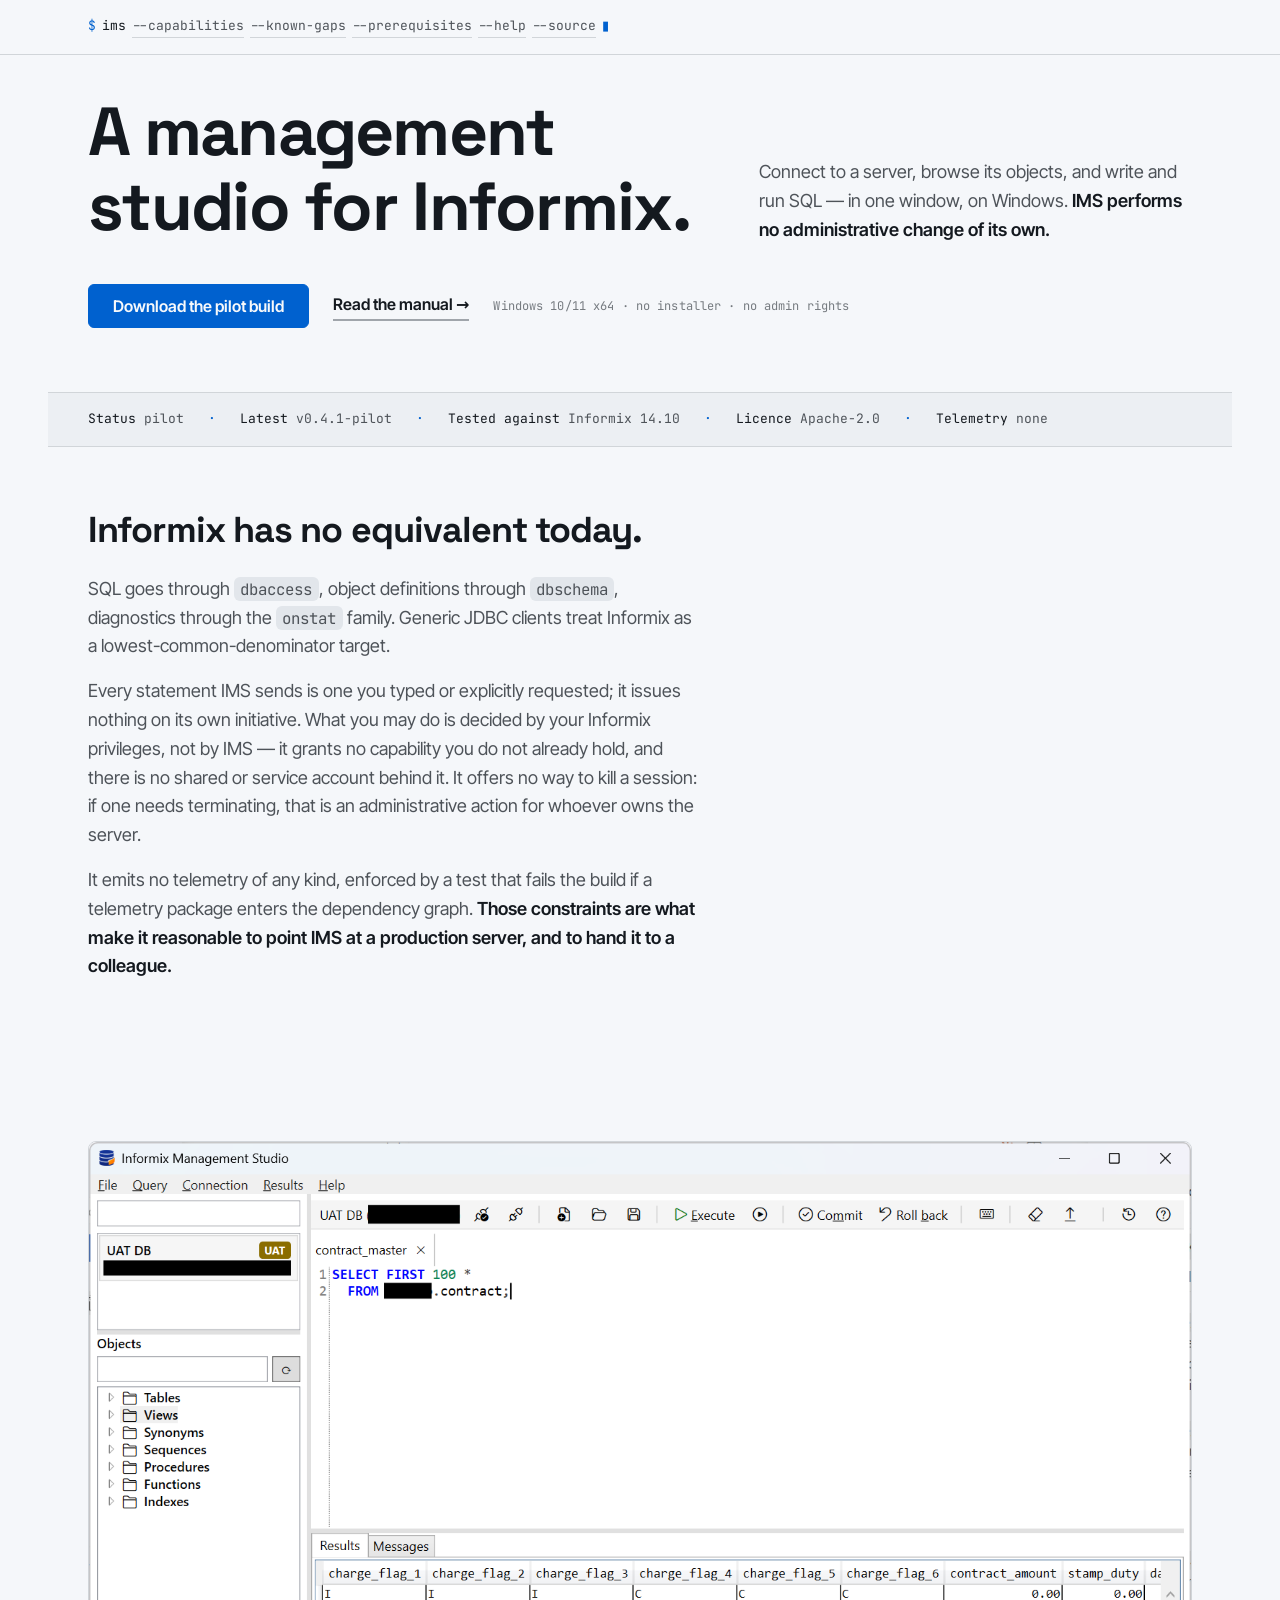
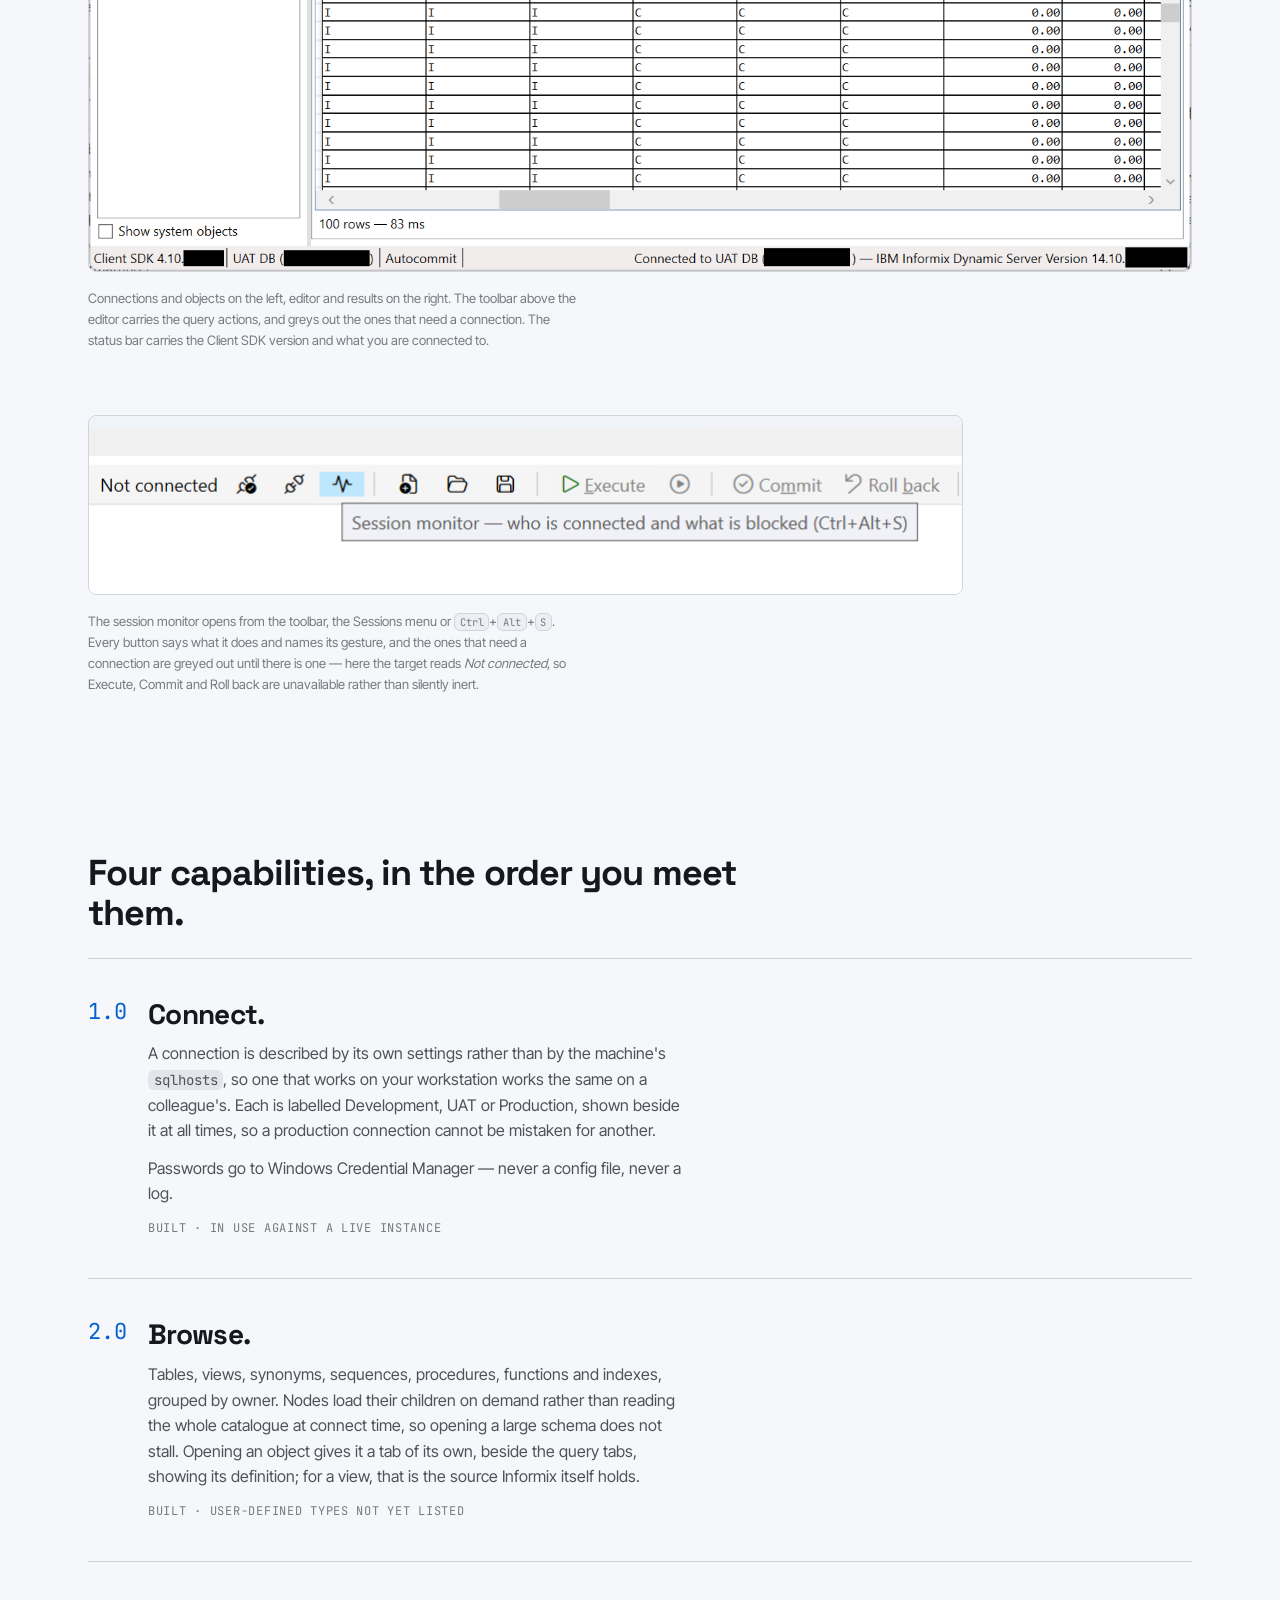
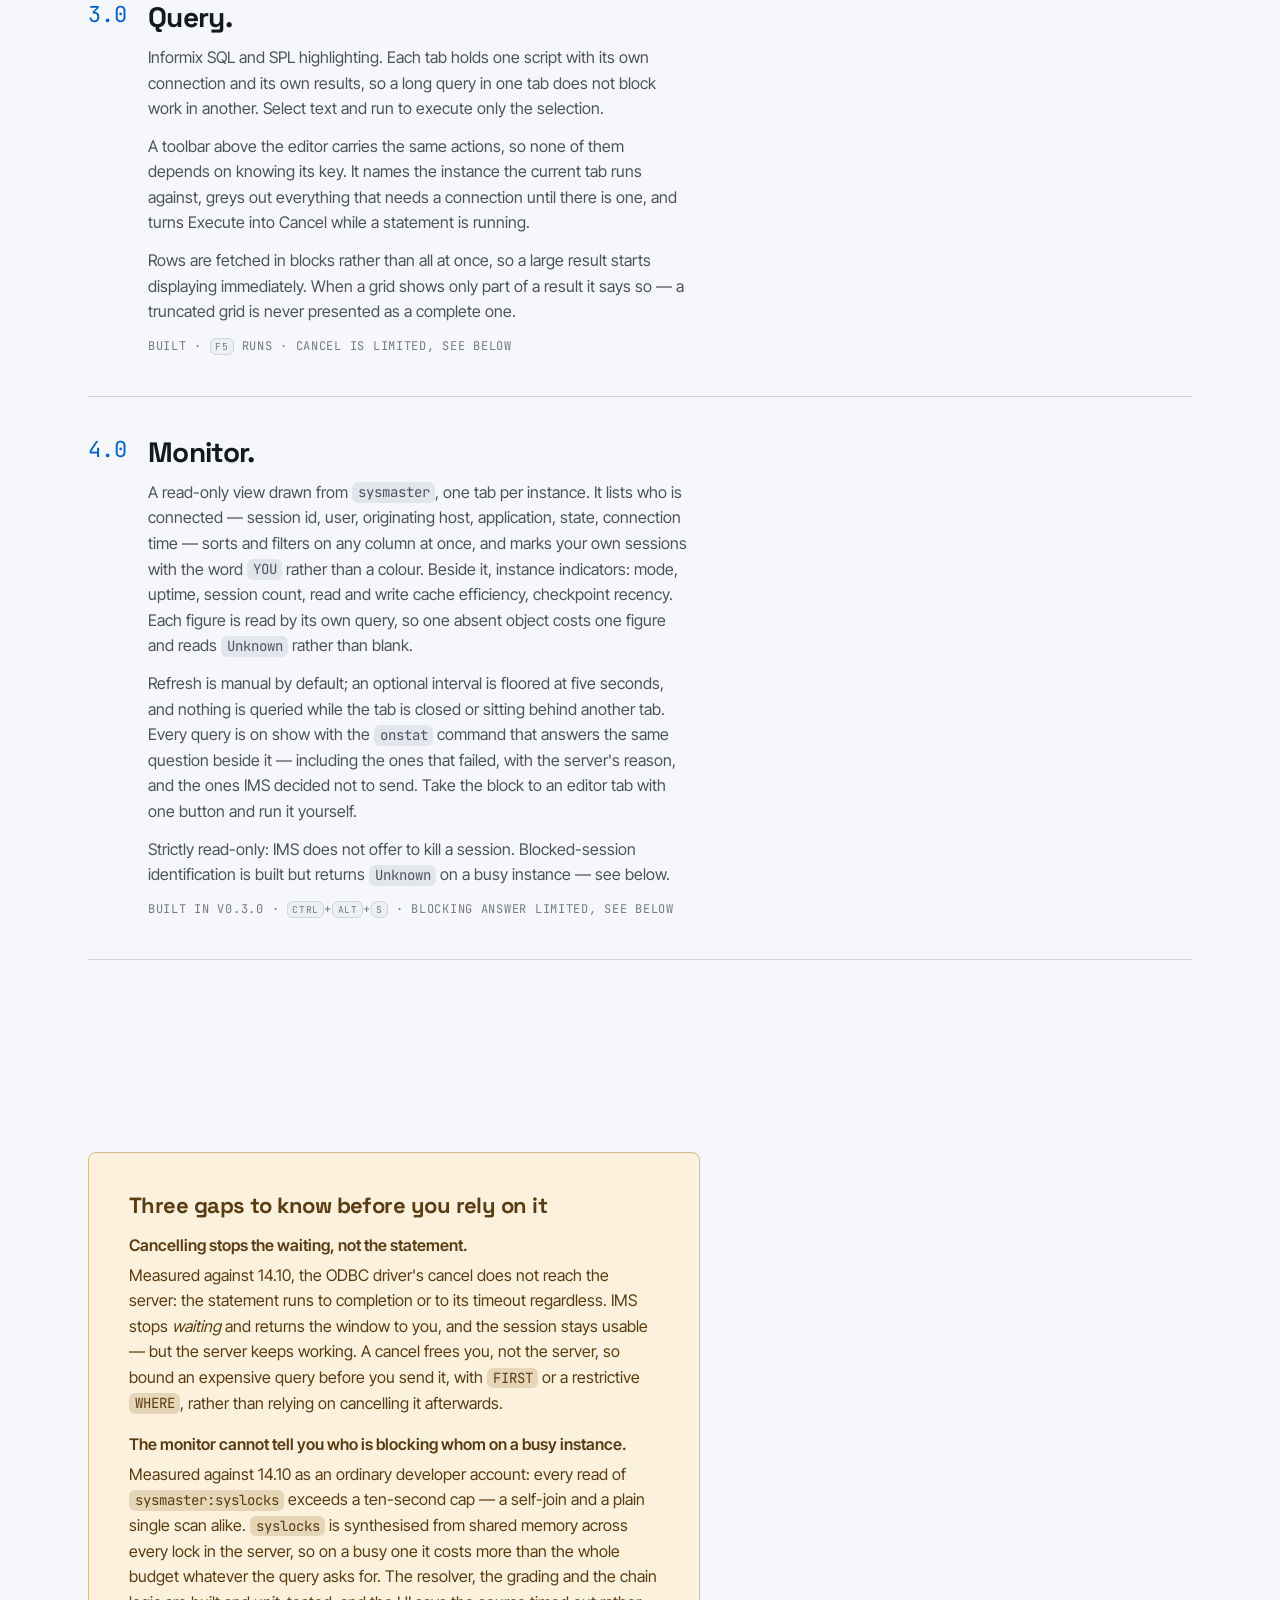
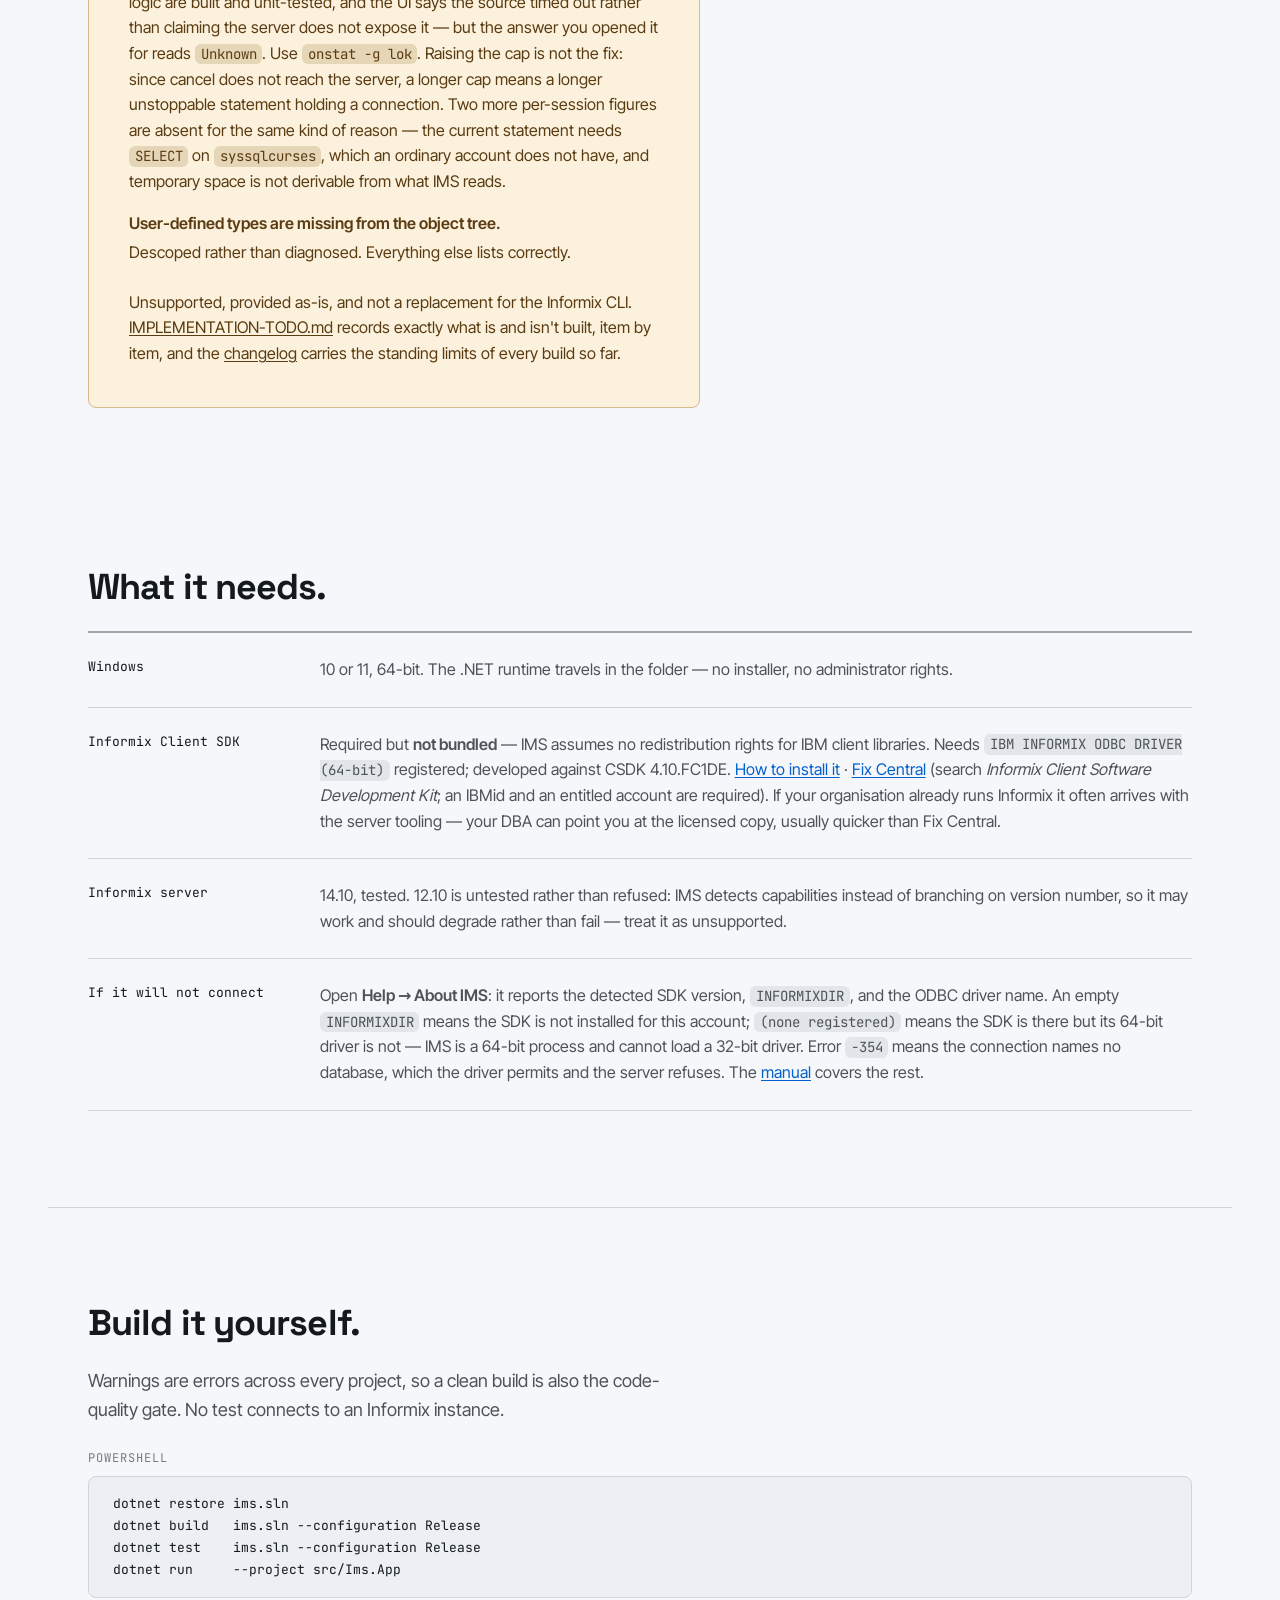
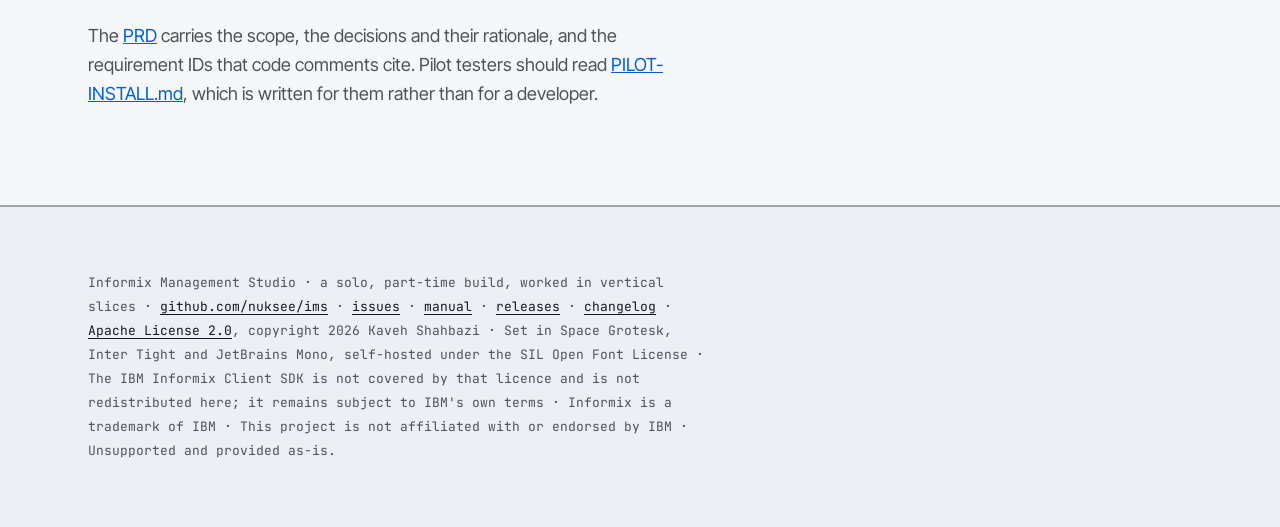
<file: site/index.html>
<!DOCTYPE html>
<html lang="en">
<head>
<meta charset="utf-8">
<meta name="viewport" content="width=device-width, initial-scale=1">
<title>Informix Management Studio — a desktop client for IBM Informix</title>
<meta name="description" content="A Windows desktop application for working with IBM Informix: connect to a server, browse its objects, and write and run SQL in one window.">

<meta property="og:type" content="website">
<meta property="og:title" content="Informix Management Studio (IMS)">
<meta property="og:description" content="What SQL Server Management Studio is for SQL Server. One window to connect, browse objects, and run SQL against IBM Informix.">
<meta property="og:url" content="https://nuksee.github.io/ims/">
<meta name="twitter:card" content="summary">

<link rel="icon" href="img/ims-icon.png">
<link rel="stylesheet" href="tokens.css">

<style>
/* Hallmark · genre: modern-minimal · macrostructure: Narrative Workflow
 * theme: Cobalt · enrichment: none (typography only) · nav: N8 · footer: Ft4
 * F4 Step-sequence knobs: numbering=1.0/2.0/3.0, layout=vertical stack, connector=line
 * N8 knobs: prompt=$, cursor=after final flag, width=content
 * Ft4 knobs: family=monospace, layout=single block, includes=licence+trademark
 * tone: technical · audience: Informix DBAs and developers · use: download the pilot build
 * pre-emit critique: P5 H5 E5 S5 R4 V5
 * Every colour and font below references a token in tokens.css by name.
 */

/* ---- Fonts · self-hosted latin subsets, no external requests ----------- */
@font-face {
  font-family: "Space Grotesk"; font-style: normal; font-weight: 500;
  font-display: swap; src: url("fonts/SpaceGrotesk-500-latin.woff2") format("woff2");
}
@font-face {
  font-family: "Space Grotesk"; font-style: normal; font-weight: 700;
  font-display: swap; src: url("fonts/SpaceGrotesk-700-latin.woff2") format("woff2");
}
@font-face {
  font-family: "Inter Tight"; font-style: normal; font-weight: 400;
  font-display: swap; src: url("fonts/InterTight-400-latin.woff2") format("woff2");
}
@font-face {
  font-family: "Inter Tight"; font-style: normal; font-weight: 600;
  font-display: swap; src: url("fonts/InterTight-600-latin.woff2") format("woff2");
}
@font-face {
  font-family: "JetBrains Mono"; font-style: normal; font-weight: 400;
  font-display: swap; src: url("fonts/JetBrainsMono-400-latin.woff2") format("woff2");
}

*, *::before, *::after { box-sizing: border-box; }

html { overflow-x: clip; }
body {
  overflow-x: clip;
  margin: 0;
  background: var(--color-paper);
  color: var(--color-ink);
  font-family: var(--font-body);
  font-weight: 400;
  font-size: var(--text-base);
  line-height: 1.6;
  -webkit-font-smoothing: antialiased;
  text-rendering: optimizeLegibility;
}

/* Grotesk display, roman only — no italic headers. */
h1, h2, h3 {
  font-family: var(--font-display);
  font-style: normal;
  font-weight: 700;
  letter-spacing: -0.025em;
  line-height: 1.1;
  overflow-wrap: anywhere;
  min-width: 0;
  margin: 0;
}

p { margin: 0; }

code, .mono, kbd {
  font-family: var(--font-outlier);
  font-size: 0.875em;
  font-variant-ligatures: none;
}
code {
  background: var(--color-paper-3);
  padding: 0.1em 0.4em;
  border-radius: var(--radius-control);
}
kbd {
  background: var(--color-paper-2);
  border: var(--rule-hair) solid var(--color-rule);
  border-radius: var(--radius-control);
  padding: 0.1em 0.45em;
  font-size: 0.8em;
}

a { color: var(--color-accent); }

:focus-visible {
  outline: var(--rule-firm) solid var(--color-focus);
  outline-offset: 2px;
  /* Never transitioned — the ring must appear instantly. */
}

.shell { max-width: 74rem; margin-inline: auto; padding-inline: var(--page-gutter); }

/* =======================================================================
   N8 · Terminal command nav. The links are command flags; the caret marks
   where you would type next. This is the one place a caret is allowed.
   ======================================================================= */
.nav-term {
  border-bottom: var(--rule-hair) solid var(--color-rule);
  background: var(--color-paper);
}
.nav-term__line {
  font-family: var(--font-outlier);
  font-size: var(--text-sm);
  margin: 0;
  padding-block: var(--space-md);
  display: flex;
  flex-wrap: wrap;
  align-items: baseline;
  gap: 0 0.75ch;
}
.nav-term__prompt { color: var(--color-accent); }
.nav-term__cmd { font-weight: 400; color: var(--color-ink); }
.nav-term__line a {
  color: var(--color-muted);
  text-decoration: none;
  border-bottom: var(--rule-hair) solid var(--color-rule);
  white-space: nowrap;                 /* clickable text never wraps */
  transition: color var(--dur-micro) var(--ease-out),
              border-color var(--dur-micro) var(--ease-out);
}
.nav-term__line a:hover { color: var(--color-accent); border-bottom-color: var(--color-accent); }
.nav-term__caret {
  width: 1ch;
  color: var(--color-accent);
  animation: caret 1.05s steps(2) infinite;
}
@keyframes caret { 50% { opacity: 0; } }

/* =======================================================================
   Hero. Height of its content, left-biased, more than a sentence.
   ======================================================================= */
/* Gate 44a: bottom padding ≥ 1.3× the top, so the hero sits into the page's
   rhythm rather than floating above it. 2.5rem top → 4rem bottom (1.6×). */
.hero { padding-block: var(--space-xl) var(--space-2xl); }
.hero__grid {
  display: grid;
  grid-template-columns: minmax(0, 7fr) minmax(0, 5fr);
  gap: var(--space-xl) var(--space-2xl);
  align-items: end;
}
.hero__display {
  font-size: var(--text-display);
  max-width: 22ch;
}
.hero__lede {
  font-size: var(--text-md);
  color: var(--color-muted);
  max-width: 46ch;
}
.hero__lede strong { color: var(--color-ink); font-weight: 600; }

.hero__actions {
  margin-top: var(--space-xl);
  display: flex;
  flex-wrap: wrap;
  align-items: center;
  gap: var(--space-md) var(--space-lg);
}

/* Filled primary. Tight radius, ruler-drawn — Cobalt does not do pills. */
.btn {
  font-family: var(--font-body);
  font-weight: 600;
  font-size: var(--text-base);
  text-decoration: none;
  white-space: nowrap;
  min-height: 44px;
  display: inline-flex;
  align-items: center;
  padding-inline: var(--space-lg);
  border-radius: var(--radius-control);
  border: var(--rule-hair) solid var(--color-accent);
  background: var(--color-accent);
  color: var(--color-accent-ink);
  transition: transform var(--dur-micro) var(--ease-out);
}
.btn:hover { transform: translateY(-1px); }
.btn:active { transform: translateY(0); }
/* Eight-state discipline: the download link is never disabled in practice, but
   the state is defined so a future build cannot ship it half-styled. */
.btn:disabled, .btn[aria-disabled="true"] {
  opacity: 0.55;
  cursor: not-allowed;
  transform: none;
  pointer-events: none;
}

/* C3 · Typographic link — a word, an arrow, a 1px underline. */
.link-t {
  font-weight: 600;
  color: var(--color-ink);
  text-decoration: none;
  white-space: nowrap;
  border-bottom: var(--rule-firm) solid var(--color-rule-firm);
  padding-bottom: 1px;
  transition: border-color var(--dur-micro) var(--ease-out);
}
.link-t:hover { border-bottom-color: var(--color-accent); }
.link-t:active { border-bottom-color: var(--color-rule-firm); }
.link-t[aria-disabled="true"] { opacity: 0.55; cursor: not-allowed; pointer-events: none; }

.nav-term__line a:active { color: var(--color-ink); }

.hero__meta {
  font-family: var(--font-outlier);
  font-size: var(--text-xs);
  color: var(--color-neutral);
  letter-spacing: 0.01em;
}

/* Status strip — pilot state, stated where nobody can miss it. */
.status {
  border-block: var(--rule-hair) solid var(--color-rule);
  background: var(--color-paper-2);
  padding-block: var(--space-md);
  font-family: var(--font-outlier);
  font-size: var(--text-sm);
  color: var(--color-muted);
  display: flex;
  flex-wrap: wrap;
  gap: var(--space-xs) var(--space-lg);
}
.status b { color: var(--color-ink); font-weight: 400; }
.status .dot { color: var(--color-accent); }

/* =======================================================================
   Sections. Deliberately uneven rhythm — no two padded the same.
   ======================================================================= */
.band { padding-block: var(--space-3xl); }
.band--tight { padding-block: var(--space-2xl) var(--space-3xl); }
.band--rule { border-top: var(--rule-hair) solid var(--color-rule); }

.prose { max-width: var(--measure); }
.prose > * + * { margin-top: var(--space-md); }
.prose p { color: var(--color-muted); font-size: var(--text-md); }
.prose strong { color: var(--color-ink); font-weight: 600; }

.h-sec {
  font-size: var(--text-2xl);
  max-width: 30ch;
  margin-bottom: var(--space-lg);
}

/* Real screenshot in a plain figure. No fake browser bar, no traffic-light
   dots, no tilt — gate 47 forbids re-drawing chrome the OS already supplies. */
.shot { margin: 0; }
.shot img {
  display: block;
  width: 100%;
  height: auto;
  border: var(--rule-hair) solid var(--color-rule);
  border-radius: var(--radius-card);
  background: var(--color-paper-2);
}
.shot figcaption {
  margin-top: var(--space-md);
  font-size: var(--text-sm);
  color: var(--color-neutral);
  max-width: 62ch;
}
/* A narrow crop rather than a full window. Capped at its own pixel width so it
   is never upscaled past 1:1 — a soft, stretched toolbar would read as a
   mock-up, which is the one thing a real screenshot is here to avoid. */
.shot--strip { margin-top: var(--space-2xl); }
.shot--strip img { max-width: 875px; }

/* =======================================================================
   F4 · Step sequence. The four v1 capabilities as the sequence they are.
   Numbering 1.0/2.0/3.0, vertical, connected by a line.
   ======================================================================= */
.stages { list-style: none; margin: 0; padding: 0; }
/* The numeral column is sized in ch of the mono face rather than a fixed rem,
   and the gap scales, so the two-column form survives down to ~26rem instead
   of imposing a 9rem floor that overflows a 320 px viewport. */
.stage {
  display: grid;
  grid-template-columns: 4ch minmax(0, 1fr);
  gap: 0 var(--space-lg);
  padding-block: var(--space-xl);
  border-top: var(--rule-hair) solid var(--color-rule);
}
.stage > * { min-width: 0; }
.stage:last-child { border-bottom: var(--rule-hair) solid var(--color-rule); }

.stage__no {
  font-family: var(--font-outlier);
  font-size: var(--text-lg);
  color: var(--color-accent);
  font-variant-numeric: tabular-nums;
  line-height: 1.2;
}
.stage--todo .stage__no { color: var(--color-neutral); }

.stage__title { font-size: var(--text-xl); margin-bottom: var(--space-sm); }
.stage__body { color: var(--color-muted); max-width: 60ch; }
.stage__body + .stage__body { margin-top: var(--space-sm); }

.stage__state {
  font-family: var(--font-outlier);
  font-size: var(--text-xs);
  letter-spacing: 0.06em;
  text-transform: uppercase;
  color: var(--color-neutral);
  margin-top: var(--space-sm);
  display: block;
}
.stage--todo .stage__title { color: var(--color-muted); }

/* =======================================================================
   Caveat block — the two pilot gaps. Amber instrument-warning register.
   ======================================================================= */
.caution {
  background: var(--color-warn-paper);
  border: var(--rule-hair) solid var(--color-warn-rule);
  border-radius: var(--radius-card);
  padding: var(--space-xl);
  color: var(--color-warn-ink);
  max-width: var(--measure);
}
.caution h2 { font-size: var(--text-lg); color: var(--color-warn-ink); margin-bottom: var(--space-md); }
.caution dl { margin: 0; }
.caution dt {
  font-weight: 600;
  font-family: var(--font-body);
  margin-top: var(--space-md);
}
.caution dt:first-child { margin-top: 0; }
.caution dd { margin: var(--space-2xs) 0 0; }
.caution a { color: inherit; text-decoration-thickness: var(--rule-hair); text-underline-offset: 2px; }
.caution code { background: var(--color-warn-code); }

/* =======================================================================
   F3-flavoured spec rows — prerequisites and diagnostics as a spec sheet,
   not a card grid. Hairline rule per row, key/value.
   ======================================================================= */
.spec { border-top: var(--rule-firm) solid var(--color-rule-firm); }
.spec__row {
  display: grid;
  grid-template-columns: minmax(0, 12rem) minmax(0, 1fr);
  gap: var(--space-xs) var(--space-xl);
  padding-block: var(--space-lg);
  border-bottom: var(--rule-hair) solid var(--color-rule);
}
.spec__row > * { min-width: 0; }
.spec__key {
  font-family: var(--font-outlier);
  font-size: var(--text-sm);
  color: var(--color-ink);
  line-height: 1.5;
}
.spec__val { color: var(--color-muted); }
.spec__val a { text-decoration-thickness: var(--rule-hair); text-underline-offset: 2px; }

pre {
  font-family: var(--font-outlier);
  font-size: var(--text-sm);
  background: var(--color-paper-2);
  border: var(--rule-hair) solid var(--color-rule);
  border-radius: var(--radius-card);
  padding: var(--space-md) var(--space-lg);
  overflow-x: auto;                     /* the block scrolls, never the page */
  margin: 0;
  line-height: 1.7;
}
pre code { background: none; padding: 0; font-size: 1em; }
.pre-label {
  font-family: var(--font-outlier);
  font-size: var(--text-xs);
  color: var(--color-neutral);
  text-transform: uppercase;
  letter-spacing: 0.08em;
  margin-bottom: var(--space-xs);
}

/* =======================================================================
   Ft4 · Dense colophon. Licence, trademark, and provenance as one
   monospace block — a colophon, not a sitemap of links this site lacks.
   ======================================================================= */
.colophon {
  border-top: var(--rule-firm) solid var(--color-rule-firm);
  background: var(--color-paper-2);
  padding-block: var(--space-2xl);
}
.colophon__text {
  font-family: var(--font-outlier);
  font-size: var(--text-sm);
  line-height: 1.85;
  color: var(--color-muted);
  max-width: 78ch;
}
.colophon__text a { color: var(--color-ink); text-decoration-thickness: var(--rule-hair); text-underline-offset: 3px; }
.colophon__text a:hover { color: var(--color-accent); }

/* =======================================================================
   Responsive. Verified at 320 / 375 / 414 / 768.
   ======================================================================= */
@media (max-width: 60rem) {
  .hero__grid { grid-template-columns: minmax(0, 1fr); align-items: start; }
  .hero__display { max-width: 26ch; }
}
@media (max-width: 48rem) {
  .spec__row { grid-template-columns: minmax(0, 1fr); }
}
@media (max-width: 40rem) {
  .stage { grid-template-columns: minmax(0, 1fr); gap: var(--space-xs) 0; }
  .stage__no { font-size: var(--text-md); }
  .caution { padding: var(--space-lg); }
  .btn { width: 100%; justify-content: center; }
  .hero__actions { gap: var(--space-md); }
  .band { padding-block: var(--space-2xl); }
  .band--tight { padding-block: var(--space-xl); }
}

@media (prefers-reduced-motion: reduce) {
  *, *::before, *::after {
    animation-duration: 150ms !important;
    animation-iteration-count: 1 !important;
    transition-duration: 150ms !important;
  }
  .nav-term__caret { animation: none; opacity: 1; }
}
</style>
</head>
<body>

<!-- N8 · Terminal command -->
<header class="nav-term">
  <nav class="shell" aria-label="Primary">
    <p class="nav-term__line">
      <span class="nav-term__prompt" aria-hidden="true">$</span><span class="nav-term__cmd">ims</span>
      <a href="#stages">--capabilities</a>
      <a href="#pilot">--known-gaps</a>
      <a href="#requires">--prerequisites</a>
      <a href="help/">--help</a>
      <a href="https://github.com/nuksee/ims">--source</a>
      <span class="nav-term__caret" aria-hidden="true">▮</span>
    </p>
  </nav>
</header>

<main>

  <section class="hero shell">
    <div class="hero__grid">
      <div>
        <h1 class="hero__display">A management studio for Informix.</h1>
      </div>
      <div>
        <p class="hero__lede">
          Connect to a server, browse its objects, and write and run SQL — in one window, on
          Windows. <strong>IMS performs no administrative change of its own.</strong>
        </p>
      </div>
    </div>

    <div class="hero__actions">
      <a class="btn" href="https://github.com/nuksee/ims/releases">Download the pilot build</a>
      <a class="link-t" href="help/">Read the manual →</a>
      <span class="hero__meta">Windows 10/11 x64 · no installer · no admin rights</span>
    </div>
  </section>

  <div class="status shell">
    <span><b>Status</b> pilot</span>
    <span class="dot" aria-hidden="true">·</span>
    <span><b>Latest</b> v0.4.1-pilot</span>
    <span class="dot" aria-hidden="true">·</span>
    <span><b>Tested against</b> Informix 14.10</span>
    <span class="dot" aria-hidden="true">·</span>
    <span><b>Licence</b> Apache-2.0</span>
    <span class="dot" aria-hidden="true">·</span>
    <span><b>Telemetry</b> none</span>
  </div>

  <section class="band--tight shell">
    <div class="prose">
      <h2 class="h-sec">Informix has no equivalent today.</h2>
      <p>
        SQL goes through <code>dbaccess</code>, object definitions through <code>dbschema</code>,
        diagnostics through the <code>onstat</code> family. Generic JDBC clients treat Informix as a
        lowest-common-denominator target.
      </p>
      <p>
        Every statement IMS sends is one you typed or explicitly requested; it issues nothing on its
        own initiative. What you may do is decided by your Informix privileges, not by IMS — it
        grants no capability you do not already hold, and there is no shared or service account
        behind it. It offers no way to kill a session: if one needs terminating, that is an
        administrative action for whoever owns the server.
      </p>
      <p>
        It emits no telemetry of any kind, enforced by a test that fails the build if a telemetry
        package enters the dependency graph. <strong>Those constraints are what make it reasonable
        to point IMS at a production server, and to hand it to a colleague.</strong>
      </p>
    </div>
  </section>

  <!-- F4 · Step sequence — the four v1 capabilities, in the order you meet them -->
  <section class="band--tight shell">
    <figure class="shot">
      <img src="img/Screenshot01.png" width="1528" height="1011"
           fetchpriority="high" decoding="async"
           alt="The IMS main window: saved connections and the object tree on the left; on the right a query toolbar, a SQL editor tab, and a result grid of 100 rows; a status bar reporting the Client SDK version and the connected server.">
      <figcaption>
        Connections and objects on the left, editor and results on the right. The toolbar above the
        editor carries the query actions, and greys out the ones that need a connection. The status
        bar carries the Client SDK version and what you are connected to.
      </figcaption>
    </figure>

    <figure class="shot shot--strip">
      <img src="img/Screenshot02.png" width="875" height="179"
           loading="lazy" decoding="async"
           alt="The query toolbar with no connection open: the target reads Not connected, and Execute, Commit and Roll back are greyed out. The session monitor button is hovered, showing the tooltip “Session monitor — who is connected and what is blocked (Ctrl+Alt+S)”.">
      <figcaption>
        The session monitor opens from the toolbar, the Sessions menu or
        <kbd>Ctrl</kbd>+<kbd>Alt</kbd>+<kbd>S</kbd>. Every button says what it does and names its
        gesture, and the ones that need a connection are greyed out until there is one — here the
        target reads <em>Not connected</em>, so Execute, Commit and Roll back are unavailable rather
        than silently inert.
      </figcaption>
    </figure>
  </section>

  <section class="band--tight shell" id="stages">
    <h2 class="h-sec">Four capabilities, in the order you meet them.</h2>
    <ol class="stages">

      <li class="stage">
        <span class="stage__no" aria-hidden="true">1.0</span>
        <div>
          <h3 class="stage__title">Connect.</h3>
          <p class="stage__body">
            A connection is described by its own settings rather than by the machine's
            <code>sqlhosts</code>, so one that works on your workstation works the same on a
            colleague's. Each is labelled Development, UAT or Production, shown beside it at all
            times, so a production connection cannot be mistaken for another.
          </p>
          <p class="stage__body">
            Passwords go to Windows Credential Manager — never a config file, never a log.
          </p>
          <span class="stage__state">Built · in use against a live instance</span>
        </div>
      </li>

      <li class="stage">
        <span class="stage__no" aria-hidden="true">2.0</span>
        <div>
          <h3 class="stage__title">Browse.</h3>
          <p class="stage__body">
            Tables, views, synonyms, sequences, procedures, functions and indexes, grouped by owner.
            Nodes load their children on demand rather than reading the whole catalogue at connect
            time, so opening a large schema does not stall. Opening an object gives it a tab of its
            own, beside the query tabs, showing its definition; for a view, that is the source
            Informix itself holds.
          </p>
          <span class="stage__state">Built · user-defined types not yet listed</span>
        </div>
      </li>

      <li class="stage">
        <span class="stage__no" aria-hidden="true">3.0</span>
        <div>
          <h3 class="stage__title">Query.</h3>
          <p class="stage__body">
            Informix SQL and SPL highlighting. Each tab holds one script with its own connection and
            its own results, so a long query in one tab does not block work in another. Select text
            and run to execute only the selection.
          </p>
          <p class="stage__body">
            A toolbar above the editor carries the same actions, so none of them depends on knowing
            its key. It names the instance the current tab runs against, greys out everything that
            needs a connection until there is one, and turns Execute into Cancel while a statement
            is running.
          </p>
          <p class="stage__body">
            Rows are fetched in blocks rather than all at once, so a large result starts displaying
            immediately. When a grid shows only part of a result it says so — a truncated grid is
            never presented as a complete one.
          </p>
          <span class="stage__state">Built · <kbd>F5</kbd> runs · cancel is limited, see below</span>
        </div>
      </li>

      <li class="stage">
        <span class="stage__no" aria-hidden="true">4.0</span>
        <div>
          <h3 class="stage__title">Monitor.</h3>
          <p class="stage__body">
            A read-only view drawn from <code>sysmaster</code>, one tab per instance. It lists who is
            connected — session id, user, originating host, application, state, connection time —
            sorts and filters on any column at once, and marks your own sessions with the word
            <code>YOU</code> rather than a colour. Beside it, instance indicators: mode, uptime,
            session count, read and write cache efficiency, checkpoint recency. Each figure is read
            by its own query, so one absent object costs one figure and reads <code>Unknown</code>
            rather than blank.
          </p>
          <p class="stage__body">
            Refresh is manual by default; an optional interval is floored at five seconds, and
            nothing is queried while the tab is closed or sitting behind another tab. Every query is
            on show with the <code>onstat</code> command that answers the same question beside it —
            including the ones that failed, with the server's reason, and the ones IMS decided not
            to send. Take the block to an editor tab with one button and run it yourself.
          </p>
          <p class="stage__body">
            Strictly read-only: IMS does not offer to kill a session. Blocked-session identification
            is built but returns <code>Unknown</code> on a busy instance — see below.
          </p>
          <span class="stage__state">Built in v0.3.0 · <kbd>Ctrl</kbd>+<kbd>Alt</kbd>+<kbd>S</kbd> · blocking answer limited, see below</span>
        </div>
      </li>

    </ol>
  </section>

  <section class="band shell" id="pilot">
    <div class="caution">
      <h2>Three gaps to know before you rely on it</h2>
      <dl>
        <dt>Cancelling stops the waiting, not the statement.</dt>
        <dd>
          Measured against 14.10, the ODBC driver's cancel does not reach the server: the statement
          runs to completion or to its timeout regardless. IMS stops <em>waiting</em> and returns the
          window to you, and the session stays usable — but the server keeps working. A cancel frees
          you, not the server, so bound an expensive query before you send it, with
          <code>FIRST</code> or a restrictive <code>WHERE</code>, rather than relying on cancelling
          it afterwards.
        </dd>
        <dt>The monitor cannot tell you who is blocking whom on a busy instance.</dt>
        <dd>
          Measured against 14.10 as an ordinary developer account: every read of
          <code>sysmaster:syslocks</code> exceeds a ten-second cap — a self-join and a plain single
          scan alike. <code>syslocks</code> is synthesised from shared memory across every lock in
          the server, so on a busy one it costs more than the whole budget whatever the query asks
          for. The resolver, the grading and the chain logic are built and unit-tested, and the UI
          says the source timed out rather than claiming the server does not expose it — but the
          answer you opened it for reads <code>Unknown</code>. Use <code>onstat -g lok</code>.
          Raising the cap is not the fix: since cancel does not reach the server, a longer cap means
          a longer unstoppable statement holding a connection. Two more per-session figures are
          absent for the same kind of reason — the current statement needs <code>SELECT</code> on
          <code>syssqlcurses</code>, which an ordinary account does not have, and temporary space is
          not derivable from what IMS reads.
        </dd>
        <dt>User-defined types are missing from the object tree.</dt>
        <dd>
          Descoped rather than diagnosed. Everything else lists correctly.
        </dd>
      </dl>
      <p style="margin-top: var(--space-lg)">
        Unsupported, provided as-is, and not a replacement for the Informix CLI.
        <a href="https://github.com/nuksee/ims/blob/main/docs/IMPLEMENTATION-TODO.md">IMPLEMENTATION-TODO.md</a>
        records exactly what is and isn't built, item by item, and the
        <a href="https://github.com/nuksee/ims/blob/main/docs/releaseChangelogs/CHANGELOG.md">changelog</a>
        carries the standing limits of every build so far.
      </p>
    </div>
  </section>

  <section class="band--tight shell" id="requires">
    <h2 class="h-sec">What it needs.</h2>
    <div class="spec">
      <div class="spec__row">
        <div class="spec__key">Windows</div>
        <div class="spec__val">10 or 11, 64-bit. The .NET runtime travels in the folder — no installer, no administrator rights.</div>
      </div>
      <div class="spec__row">
        <div class="spec__key">Informix Client SDK</div>
        <div class="spec__val">
          Required but <strong>not bundled</strong> — IMS assumes no redistribution rights for IBM
          client libraries. Needs <code>IBM INFORMIX ODBC DRIVER (64-bit)</code> registered;
          developed against CSDK 4.10.FC1DE.
          <a href="https://www.ibm.com/docs/en/informix-servers/14.10.0?topic=sdk-preparing-install-client">How to install it</a>
          · <a href="https://www.ibm.com/support/fixcentral/">Fix Central</a> (search
          <em>Informix Client Software Development Kit</em>; an IBMid and an entitled account are
          required). If your organisation already runs Informix it often arrives with the server
          tooling — your DBA can point you at the licensed copy, usually quicker than Fix Central.
        </div>
      </div>
      <div class="spec__row">
        <div class="spec__key">Informix server</div>
        <div class="spec__val">
          14.10, tested. 12.10 is untested rather than refused: IMS detects capabilities instead of
          branching on version number, so it may work and should degrade rather than fail — treat it
          as unsupported.
        </div>
      </div>
      <div class="spec__row">
        <div class="spec__key">If it will not connect</div>
        <div class="spec__val">
          Open <strong>Help → About IMS</strong>: it reports the detected SDK version,
          <code>INFORMIXDIR</code>, and the ODBC driver name. An empty <code>INFORMIXDIR</code> means
          the SDK is not installed for this account; <code>(none registered)</code> means the SDK is
          there but its 64-bit driver is not — IMS is a 64-bit process and cannot load a 32-bit
          driver. Error <code>-354</code> means the connection names no database, which the driver
          permits and the server refuses. The <a href="help/">manual</a> covers the rest.
        </div>
      </div>
    </div>
  </section>

  <section class="band band--rule shell">
    <h2 class="h-sec">Build it yourself.</h2>
    <div class="prose" style="margin-bottom: var(--space-lg)">
      <p>
        Warnings are errors across every project, so a clean build is also the code-quality gate. No
        test connects to an Informix instance.
      </p>
    </div>
    <p class="pre-label">PowerShell</p>
    <pre><code>dotnet restore ims.sln
dotnet build   ims.sln --configuration Release
dotnet test    ims.sln --configuration Release
dotnet run     --project src/Ims.App</code></pre>
    <div class="prose" style="margin-top: var(--space-lg)">
      <p>
        The <a href="https://github.com/nuksee/ims/blob/main/docs/PRD-Informix-Management-Studio.md">PRD</a>
        carries the scope, the decisions and their rationale, and the requirement IDs that code
        comments cite. Pilot testers should read
        <a href="https://github.com/nuksee/ims/blob/main/docs/PILOT-INSTALL.md">PILOT-INSTALL.md</a>,
        which is written for them rather than for a developer.
      </p>
    </div>
  </section>

</main>

<!-- Ft4 · Dense colophon -->
<footer class="colophon">
  <div class="shell">
    <p class="colophon__text">
      Informix Management Studio · a solo, part-time build, worked in vertical slices ·
      <a href="https://github.com/nuksee/ims">github.com/nuksee/ims</a> ·
      <a href="https://github.com/nuksee/ims/issues">issues</a> ·
      <a href="help/">manual</a> ·
      <a href="https://github.com/nuksee/ims/releases">releases</a> ·
      <a href="https://github.com/nuksee/ims/blob/main/docs/releaseChangelogs/CHANGELOG.md">changelog</a> ·
      <a href="https://github.com/nuksee/ims/blob/main/LICENSE">Apache License 2.0</a>,
      copyright 2026 Kaveh Shahbazi · Set in Space Grotesk, Inter Tight and JetBrains Mono,
      self-hosted under the SIL Open Font License · The IBM Informix Client SDK is not covered by
      that licence and is not redistributed here; it remains subject to IBM's own terms · Informix
      is a trademark of IBM · This project is not affiliated with or endorsed by IBM · Unsupported
      and provided as-is.
    </p>
  </div>
</footer>

</body>
</html>
</file>
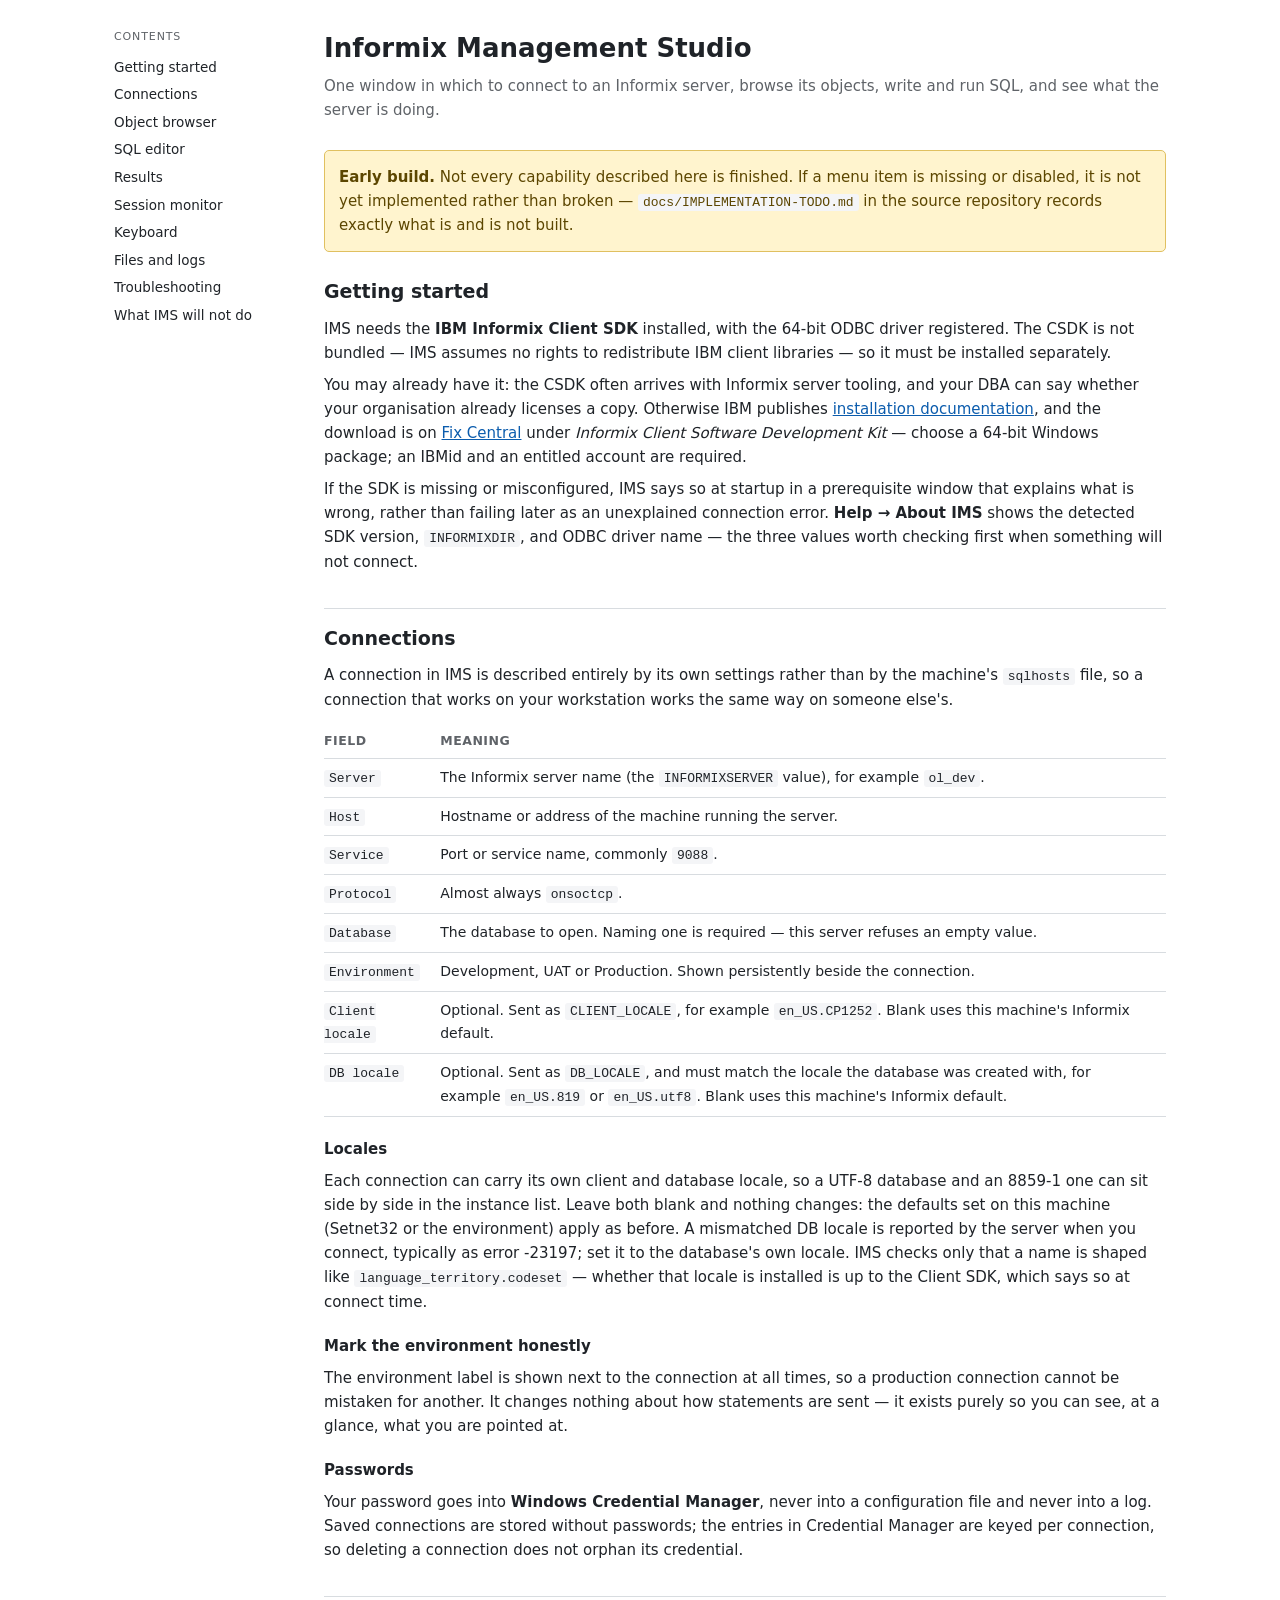
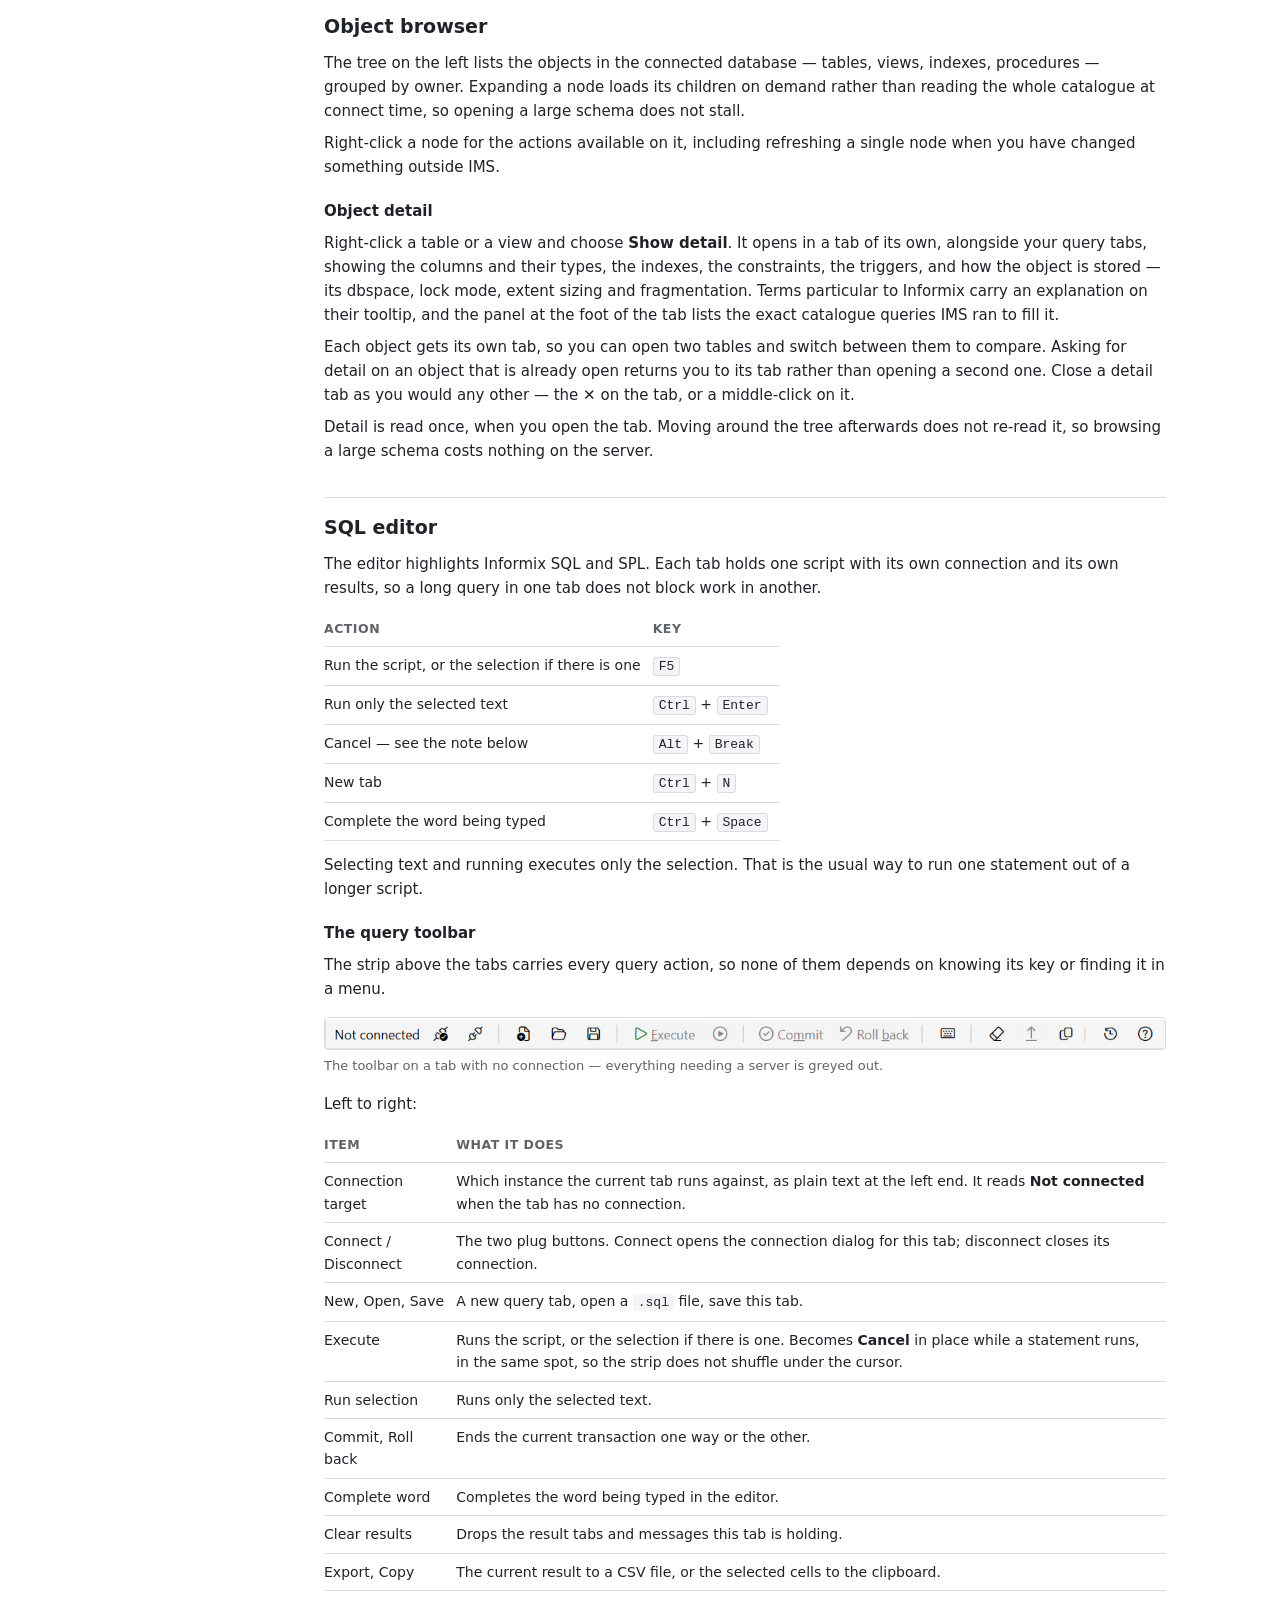
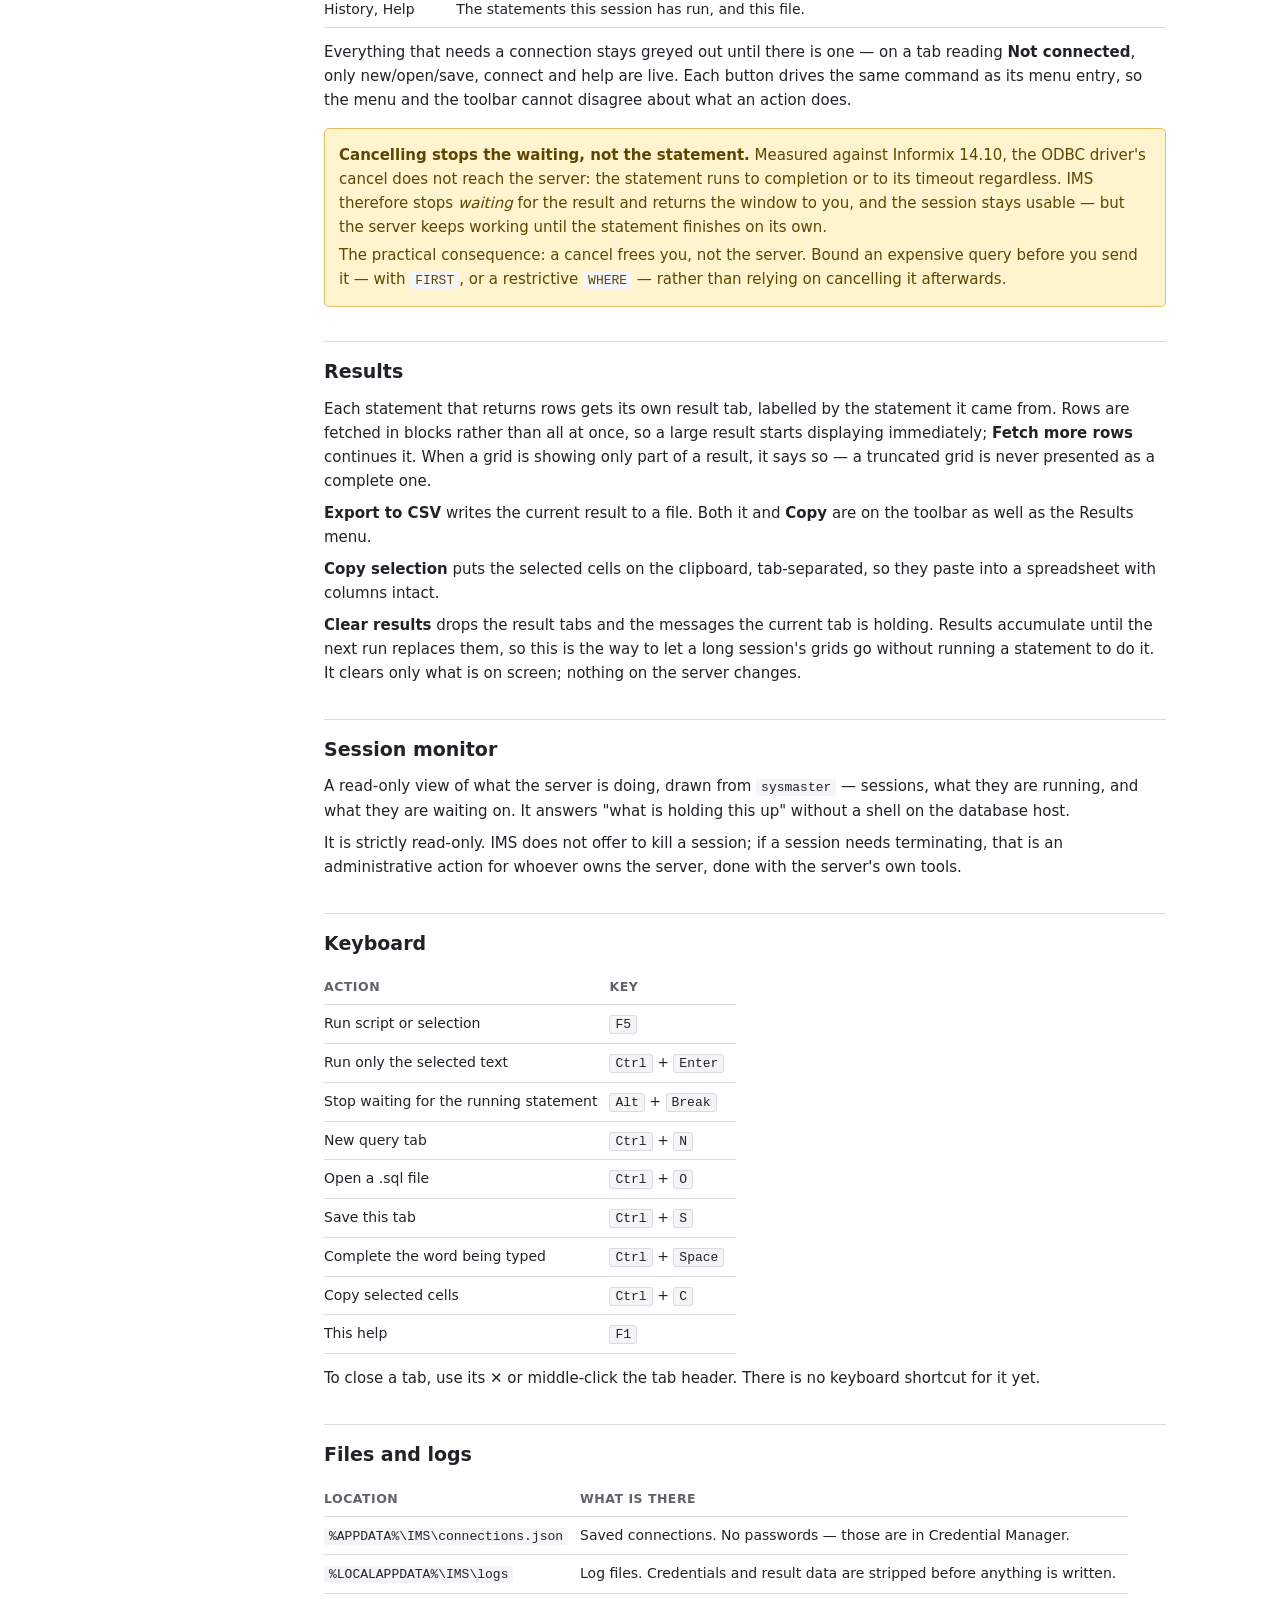
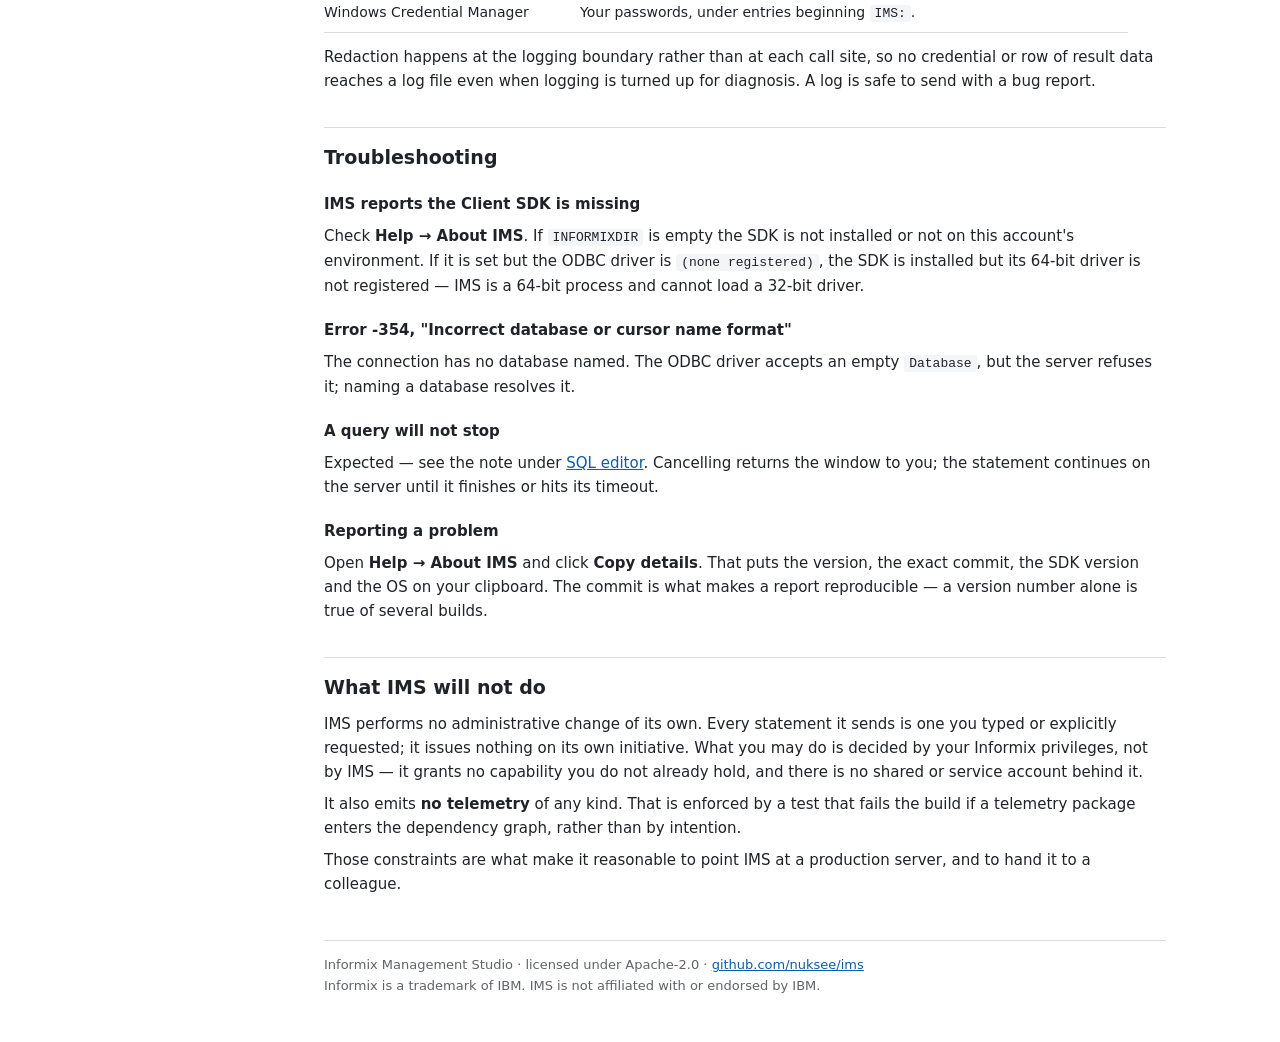
<file: src/Ims.App/Resources/Help/ims-help.html>
﻿<!DOCTYPE html>
<html lang="en">
<head>
<meta charset="utf-8">
<meta name="viewport" content="width=device-width, initial-scale=1">
<title>IMS Help — Informix Management Studio</title>
<style>
  :root {
    color-scheme: light dark;
    --bg: #ffffff;
    --fg: #1f2328;
    --muted: #5f6368;
    --rule: #d8dce0;
    --code-bg: #f4f5f7;
    --accent: #0b5cad;
    --warn-bg: #fff4ce;
    --warn-rule: #e0c060;
    --warn-fg: #5c4600;
  }
  @media (prefers-color-scheme: dark) {
    :root {
      --bg: #16191d;
      --fg: #e6e8ea;
      --muted: #9aa3ad;
      --rule: #2f353c;
      --code-bg: #21262d;
      --accent: #6cb0f5;
      --warn-bg: #3a3116;
      --warn-rule: #7a6524;
      --warn-fg: #f0dfa8;
    }
  }
  * { box-sizing: border-box; }
  body {
    margin: 0;
    background: var(--bg);
    color: var(--fg);
    font: 15px/1.6 "Segoe UI", system-ui, sans-serif;
  }
  .wrap { display: flex; align-items: flex-start; max-width: 1100px; margin: 0 auto; }
  nav {
    position: sticky; top: 0; flex: 0 0 210px; padding: 28px 16px 28px 24px;
    max-height: 100vh; overflow-y: auto;
  }
  nav p { margin: 0 0 8px; font-size: 11px; letter-spacing: .08em;
          text-transform: uppercase; color: var(--muted); }
  nav a { display: block; padding: 3px 0; color: var(--fg);
          text-decoration: none; font-size: 13.5px; }
  nav a:hover { color: var(--accent); text-decoration: underline; }
  main { flex: 1 1 auto; min-width: 0; padding: 28px 24px 80px; }
  h1 { font-size: 26px; margin: 0 0 4px; font-weight: 600; }
  .sub { color: var(--muted); margin: 0 0 28px; }
  h2 { font-size: 19px; font-weight: 600; margin: 34px 0 10px;
       padding-top: 14px; border-top: 1px solid var(--rule); }
  h2:first-of-type { border-top: 0; padding-top: 0; margin-top: 24px; }
  h3 { font-size: 15px; font-weight: 600; margin: 20px 0 6px; }
  p, li { margin: 8px 0; }
  code, kbd {
    font-family: Consolas, "Cascadia Mono", monospace; font-size: 13px;
    background: var(--code-bg); padding: 1px 5px; border-radius: 3px;
  }
  kbd { border: 1px solid var(--rule); }
  pre { background: var(--code-bg); padding: 12px 14px; border-radius: 5px;
        overflow-x: auto; font-size: 13px; }
  pre code { background: none; padding: 0; }
  table { border-collapse: collapse; width: 100%; margin: 12px 0; font-size: 14px;
          display: block; overflow-x: auto; }
  th, td { text-align: left; padding: 7px 12px 7px 0; border-bottom: 1px solid var(--rule);
           vertical-align: top; }
  th { font-weight: 600; color: var(--muted); font-size: 12.5px;
       text-transform: uppercase; letter-spacing: .04em; }
  .note {
    background: var(--warn-bg); border: 1px solid var(--warn-rule); color: var(--warn-fg);
    padding: 10px 14px; border-radius: 5px; margin: 16px 0;
  }
  .note p { margin: 4px 0; }
  figure { margin: 16px 0; }
  figure img { display: block; max-width: 100%; height: auto;
               border: 1px solid var(--rule); border-radius: 4px; background: #fff; }
  figcaption { color: var(--muted); font-size: 13px; margin-top: 6px; }
  a { color: var(--accent); }
  footer { margin-top: 44px; padding-top: 14px; border-top: 1px solid var(--rule);
           color: var(--muted); font-size: 13px; }
  @media (max-width: 760px) {
    .wrap { display: block; }
    nav { position: static; max-height: none; padding: 20px 24px 0; }
    nav a { display: inline-block; margin-right: 14px; }
  }
</style>
</head>
<body>
<div class="wrap">

<nav>
  <p>Contents</p>
  <a href="#start">Getting started</a>
  <a href="#connect">Connections</a>
  <a href="#browse">Object browser</a>
  <a href="#sql">SQL editor</a>
  <a href="#results">Results</a>
  <a href="#sessions">Session monitor</a>
  <a href="#keys">Keyboard</a>
  <a href="#files">Files and logs</a>
  <a href="#trouble">Troubleshooting</a>
  <a href="#safety">What IMS will not do</a>
</nav>

<main>

<h1>Informix Management Studio</h1>
<p class="sub">One window in which to connect to an Informix server, browse its objects, write and run SQL, and see what the server is doing.</p>

<div class="note">
  <p><strong>Early build.</strong> Not every capability described here is finished. If a menu item is missing or disabled, it is not yet implemented rather than broken — <code>docs/IMPLEMENTATION-TODO.md</code> in the source repository records exactly what is and is not built.</p>
</div>

<h2 id="start">Getting started</h2>

<p>IMS needs the <strong>IBM Informix Client SDK</strong> installed, with the 64-bit ODBC driver registered. The CSDK is not bundled — IMS assumes no rights to redistribute IBM client libraries — so it must be installed separately.</p>

<p>You may already have it: the CSDK often arrives with Informix server tooling, and your DBA can say whether your organisation already licenses a copy. Otherwise IBM publishes <a href="https://www.ibm.com/docs/en/informix-servers/14.10?topic=client-sdk">installation documentation</a>, and the download is on <a href="https://www.ibm.com/support/fixcentral/">Fix Central</a> under <em>Informix Client Software Development Kit</em> — choose a 64-bit Windows package; an IBMid and an entitled account are required.</p>

<p>If the SDK is missing or misconfigured, IMS says so at startup in a prerequisite window that explains what is wrong, rather than failing later as an unexplained connection error. <strong>Help &rarr; About IMS</strong> shows the detected SDK version, <code>INFORMIXDIR</code>, and ODBC driver name — the three values worth checking first when something will not connect.</p>

<h2 id="connect">Connections</h2>

<p>A connection in IMS is described entirely by its own settings rather than by the machine's <code>sqlhosts</code> file, so a connection that works on your workstation works the same way on someone else's.</p>

<table>
  <tr><th>Field</th><th>Meaning</th></tr>
  <tr><td><code>Server</code></td><td>The Informix server name (the <code>INFORMIXSERVER</code> value), for example <code>ol_dev</code>.</td></tr>
  <tr><td><code>Host</code></td><td>Hostname or address of the machine running the server.</td></tr>
  <tr><td><code>Service</code></td><td>Port or service name, commonly <code>9088</code>.</td></tr>
  <tr><td><code>Protocol</code></td><td>Almost always <code>onsoctcp</code>.</td></tr>
  <tr><td><code>Database</code></td><td>The database to open. Naming one is required — this server refuses an empty value.</td></tr>
  <tr><td><code>Environment</code></td><td>Development, UAT or Production. Shown persistently beside the connection.</td></tr>
  <tr><td><code>Client locale</code></td><td>Optional. Sent as <code>CLIENT_LOCALE</code>, for example <code>en_US.CP1252</code>. Blank uses this machine's Informix default.</td></tr>
  <tr><td><code>DB locale</code></td><td>Optional. Sent as <code>DB_LOCALE</code>, and must match the locale the database was created with, for example <code>en_US.819</code> or <code>en_US.utf8</code>. Blank uses this machine's Informix default.</td></tr>
</table>

<h3>Locales</h3>
<p>Each connection can carry its own client and database locale, so a UTF-8 database and an 8859-1 one can sit side by side in the instance list. Leave both blank and nothing changes: the defaults set on this machine (Setnet32 or the environment) apply as before. A mismatched DB locale is reported by the server when you connect, typically as error -23197; set it to the database's own locale. IMS checks only that a name is shaped like <code>language_territory.codeset</code> — whether that locale is installed is up to the Client SDK, which says so at connect time.</p>

<h3>Mark the environment honestly</h3>
<p>The environment label is shown next to the connection at all times, so a production connection cannot be mistaken for another. It changes nothing about how statements are sent — it exists purely so you can see, at a glance, what you are pointed at.</p>

<h3>Passwords</h3>
<p>Your password goes into <strong>Windows Credential Manager</strong>, never into a configuration file and never into a log. Saved connections are stored without passwords; the entries in Credential Manager are keyed per connection, so deleting a connection does not orphan its credential.</p>

<h2 id="browse">Object browser</h2>

<p>The tree on the left lists the objects in the connected database — tables, views, indexes, procedures — grouped by owner. Expanding a node loads its children on demand rather than reading the whole catalogue at connect time, so opening a large schema does not stall.</p>

<p>Right-click a node for the actions available on it, including refreshing a single node when you have changed something outside IMS.</p>

<h3>Object detail</h3>

<p>Right-click a table or a view and choose <strong>Show detail</strong>. It opens in a tab of its own, alongside your query tabs, showing the columns and their types, the indexes, the constraints, the triggers, and how the object is stored — its dbspace, lock mode, extent sizing and fragmentation. Terms particular to Informix carry an explanation on their tooltip, and the panel at the foot of the tab lists the exact catalogue queries IMS ran to fill it.</p>

<p>Each object gets its own tab, so you can open two tables and switch between them to compare. Asking for detail on an object that is already open returns you to its tab rather than opening a second one. Close a detail tab as you would any other — the <strong>✕</strong> on the tab, or a middle-click on it.</p>

<p>Detail is read once, when you open the tab. Moving around the tree afterwards does not re-read it, so browsing a large schema costs nothing on the server.</p>

<h2 id="sql">SQL editor</h2>

<p>The editor highlights Informix SQL and SPL. Each tab holds one script with its own connection and its own results, so a long query in one tab does not block work in another.</p>

<table>
  <tr><th>Action</th><th>Key</th></tr>
  <tr><td>Run the script, or the selection if there is one</td><td><kbd>F5</kbd></td></tr>
  <tr><td>Run only the selected text</td><td><kbd>Ctrl</kbd> + <kbd>Enter</kbd></td></tr>
  <tr><td>Cancel — see the note below</td><td><kbd>Alt</kbd> + <kbd>Break</kbd></td></tr>
  <tr><td>New tab</td><td><kbd>Ctrl</kbd> + <kbd>N</kbd></td></tr>
  <tr><td>Complete the word being typed</td><td><kbd>Ctrl</kbd> + <kbd>Space</kbd></td></tr>
</table>

<p>Selecting text and running executes only the selection. That is the usual way to run one statement out of a longer script.</p>

<h3>The query toolbar</h3>

<p>The strip above the tabs carries every query action, so none of them depends on knowing its key or finding it in a menu.</p>

<figure>
  <img src="img/toolbar.png"
       alt="The query toolbar. From the left: the text &quot;Not connected&quot;, connect and disconnect, new, open and save, a greyed-out Execute and run-selection, a greyed-out Commit and Roll back, complete word, clear results, export and copy, then history and help.">
  <figcaption>The toolbar on a tab with no connection — everything needing a server is greyed out.</figcaption>
</figure>

<p>Left to right:</p>

<table>
  <tr><th>Item</th><th>What it does</th></tr>
  <tr><td>Connection target</td><td>Which instance the current tab runs against, as plain text at the left end. It reads <strong>Not connected</strong> when the tab has no connection.</td></tr>
  <tr><td>Connect / Disconnect</td><td>The two plug buttons. Connect opens the connection dialog for this tab; disconnect closes its connection.</td></tr>
  <tr><td>New, Open, Save</td><td>A new query tab, open a <code>.sql</code> file, save this tab.</td></tr>
  <tr><td>Execute</td><td>Runs the script, or the selection if there is one. Becomes <strong>Cancel</strong> in place while a statement runs, in the same spot, so the strip does not shuffle under the cursor.</td></tr>
  <tr><td>Run selection</td><td>Runs only the selected text.</td></tr>
  <tr><td>Commit, Roll back</td><td>Ends the current transaction one way or the other.</td></tr>
  <tr><td>Complete word</td><td>Completes the word being typed in the editor.</td></tr>
  <tr><td>Clear results</td><td>Drops the result tabs and messages this tab is holding.</td></tr>
  <tr><td>Export, Copy</td><td>The current result to a CSV file, or the selected cells to the clipboard.</td></tr>
  <tr><td>History, Help</td><td>The statements this session has run, and this file.</td></tr>
</table>

<p>Everything that needs a connection stays greyed out until there is one — on a tab reading <strong>Not connected</strong>, only new/open/save, connect and help are live. Each button drives the same command as its menu entry, so the menu and the toolbar cannot disagree about what an action does.</p>

<div class="note">
  <p><strong>Cancelling stops the waiting, not the statement.</strong> Measured against Informix 14.10, the ODBC driver's cancel does not reach the server: the statement runs to completion or to its timeout regardless. IMS therefore stops <em>waiting</em> for the result and returns the window to you, and the session stays usable — but the server keeps working until the statement finishes on its own.</p>
  <p>The practical consequence: a cancel frees you, not the server. Bound an expensive query before you send it — with <code>FIRST</code>, or a restrictive <code>WHERE</code> — rather than relying on cancelling it afterwards.</p>
</div>

<h2 id="results">Results</h2>

<p>Each statement that returns rows gets its own result tab, labelled by the statement it came from. Rows are fetched in blocks rather than all at once, so a large result starts displaying immediately; <strong>Fetch more rows</strong> continues it. When a grid is showing only part of a result, it says so — a truncated grid is never presented as a complete one.</p>

<p><strong>Export to CSV</strong> writes the current result to a file. Both it and <strong>Copy</strong> are on the toolbar as well as the Results menu.</p>

<p><strong>Copy selection</strong> puts the selected cells on the clipboard, tab-separated, so they paste into a spreadsheet with columns intact.</p>

<p><strong>Clear results</strong> drops the result tabs and the messages the current tab is holding. Results accumulate until the next run replaces them, so this is the way to let a long session's grids go without running a statement to do it. It clears only what is on screen; nothing on the server changes.</p>

<h2 id="sessions">Session monitor</h2>

<p>A read-only view of what the server is doing, drawn from <code>sysmaster</code> — sessions, what they are running, and what they are waiting on. It answers "what is holding this up" without a shell on the database host.</p>

<p>It is strictly read-only. IMS does not offer to kill a session; if a session needs terminating, that is an administrative action for whoever owns the server, done with the server's own tools.</p>

<h2 id="keys">Keyboard</h2>

<table>
  <tr><th>Action</th><th>Key</th></tr>
  <tr><td>Run script or selection</td><td><kbd>F5</kbd></td></tr>
  <tr><td>Run only the selected text</td><td><kbd>Ctrl</kbd> + <kbd>Enter</kbd></td></tr>
  <tr><td>Stop waiting for the running statement</td><td><kbd>Alt</kbd> + <kbd>Break</kbd></td></tr>
  <tr><td>New query tab</td><td><kbd>Ctrl</kbd> + <kbd>N</kbd></td></tr>
  <tr><td>Open a .sql file</td><td><kbd>Ctrl</kbd> + <kbd>O</kbd></td></tr>
  <tr><td>Save this tab</td><td><kbd>Ctrl</kbd> + <kbd>S</kbd></td></tr>
  <tr><td>Complete the word being typed</td><td><kbd>Ctrl</kbd> + <kbd>Space</kbd></td></tr>
  <tr><td>Copy selected cells</td><td><kbd>Ctrl</kbd> + <kbd>C</kbd></td></tr>
  <tr><td>This help</td><td><kbd>F1</kbd></td></tr>
</table>

<p>To close a tab, use its <strong>✕</strong> or middle-click the tab header. There is no keyboard shortcut for it yet.</p>

<h2 id="files">Files and logs</h2>

<table>
  <tr><th>Location</th><th>What is there</th></tr>
  <tr><td><code>%APPDATA%\IMS\connections.json</code></td><td>Saved connections. No passwords — those are in Credential Manager.</td></tr>
  <tr><td><code>%LOCALAPPDATA%\IMS\logs</code></td><td>Log files. Credentials and result data are stripped before anything is written.</td></tr>
  <tr><td>Windows Credential Manager</td><td>Your passwords, under entries beginning <code>IMS:</code>.</td></tr>
</table>

<p>Redaction happens at the logging boundary rather than at each call site, so no credential or row of result data reaches a log file even when logging is turned up for diagnosis. A log is safe to send with a bug report.</p>

<h2 id="trouble">Troubleshooting</h2>

<h3>IMS reports the Client SDK is missing</h3>
<p>Check <strong>Help &rarr; About IMS</strong>. If <code>INFORMIXDIR</code> is empty the SDK is not installed or not on this account's environment. If it is set but the ODBC driver is <code>(none registered)</code>, the SDK is installed but its 64-bit driver is not registered — IMS is a 64-bit process and cannot load a 32-bit driver.</p>

<h3>Error -354, "Incorrect database or cursor name format"</h3>
<p>The connection has no database named. The ODBC driver accepts an empty <code>Database</code>, but the server refuses it; naming a database resolves it.</p>

<h3>A query will not stop</h3>
<p>Expected — see the note under <a href="#sql">SQL editor</a>. Cancelling returns the window to you; the statement continues on the server until it finishes or hits its timeout.</p>

<h3>Reporting a problem</h3>
<p>Open <strong>Help &rarr; About IMS</strong> and click <strong>Copy details</strong>. That puts the version, the exact commit, the SDK version and the OS on your clipboard. The commit is what makes a report reproducible — a version number alone is true of several builds.</p>

<h2 id="safety">What IMS will not do</h2>

<p>IMS performs no administrative change of its own. Every statement it sends is one you typed or explicitly requested; it issues nothing on its own initiative. What you may do is decided by your Informix privileges, not by IMS — it grants no capability you do not already hold, and there is no shared or service account behind it.</p>

<p>It also emits <strong>no telemetry</strong> of any kind. That is enforced by a test that fails the build if a telemetry package enters the dependency graph, rather than by intention.</p>

<p>Those constraints are what make it reasonable to point IMS at a production server, and to hand it to a colleague.</p>

<footer>
  Informix Management Studio &middot; licensed under Apache-2.0 &middot;
  <a href="https://github.com/nuksee/ims">github.com/nuksee/ims</a><br>
  Informix is a trademark of IBM. IMS is not affiliated with or endorsed by IBM.
</footer>

</main>
</div>
</body>
</html>
</file>
<file: site/tokens.css>
/* Hallmark · tokens · theme: Cobalt (modern-minimal)
 * Paper band: light (97%) · Display style: grotesk-sans · Accent hue: cool (255°)
 * Every colour and font in index.html references a token from this file by name.
 */

:root {
  /* ---- Colour · OKLCH, cool-tinted neutrals, one accent ---------------- */
  --color-paper:      oklch(97.6% 0.004 255);
  --color-paper-2:    oklch(95.2% 0.006 255);
  --color-paper-3:    oklch(92.4% 0.008 255);
  --color-rule:       oklch(87%   0.008 255);
  --color-rule-firm:  oklch(72%   0.010 255);
  --color-neutral:    oklch(58%   0.010 255);
  --color-muted:      oklch(44%   0.012 255);
  --color-ink:        oklch(21%   0.014 255);
  --color-accent:     oklch(51%   0.191 255);
  --color-accent-ink: oklch(98%   0.004 255);
  --color-focus:      oklch(51%   0.191 255);

  /* Caution register — the pilot gaps. Amber, kept low-chroma so it reads as
     an instrument warning rather than a marketing badge. */
  --color-warn-paper: oklch(96%   0.030  85);
  --color-warn-rule:  oklch(80%   0.070  85);
  --color-warn-ink:   oklch(38%   0.070  70);
  --color-warn-code:  oklch(88%   0.045  85);

  /* ---- Type · 3 families max (2+1 rule): display + body + mono outlier -- */
  --font-display: "Space Grotesk", ui-sans-serif, system-ui, sans-serif;
  --font-body:    "Inter Tight", ui-sans-serif, system-ui, sans-serif;
  --font-outlier: "JetBrains Mono", ui-monospace, "Cascadia Mono", Consolas, monospace;

  /* ---- Scale · 1.25 major third ---------------------------------------- */
  --text-xs:      0.75rem;
  --text-sm:      0.8125rem;
  --text-base:    1rem;
  --text-md:      1.125rem;
  --text-lg:      1.375rem;
  --text-xl:      1.75rem;
  --text-2xl:     2.25rem;
  --text-3xl:     2.875rem;
  --text-display:   clamp(2.5rem, 4.4vw + 0.75rem, 4.25rem);
  --text-display-s: clamp(2rem,  3vw + 0.6rem,  3rem);

  /* ---- Space · 4pt, nine steps ----------------------------------------- */
  --space-3xs: 0.125rem;
  --space-2xs: 0.25rem;
  --space-xs:  0.5rem;
  --space-sm:  0.75rem;
  --space-md:  1rem;
  --space-lg:  1.5rem;
  --space-xl:  2.5rem;
  --space-2xl: 4rem;
  --space-3xl: 6rem;
  --space-4xl: 9rem;

  --page-gutter: clamp(1.125rem, 4vw, 2.5rem);
  --measure:     68ch;

  /* ---- Rules · Cobalt draws with a ruler ------------------------------- */
  --rule-hair: 1px;
  --rule-firm: 2px;

  --radius-control: 6px;
  --radius-card:    8px;

  /* ---- Motion ---------------------------------------------------------- */
  --ease-out:    cubic-bezier(0.16, 1, 0.3, 1);
  --ease-in:     cubic-bezier(0.7, 0, 0.84, 0);
  --ease-in-out: cubic-bezier(0.65, 0, 0.35, 1);
  --dur-micro:   120ms;
  --dur-short:   220ms;

  /* ---- Z scale --------------------------------------------------------- */
  --z-base:   1;
  --z-raised: 10;
  --z-sticky: 200;
}

/* Dark: same anchor hue, lightness and chroma move only. Guarded so an
   explicit light choice still wins over the system preference. */
@media (prefers-color-scheme: dark) {
  :root:not([data-theme="light"]) {
    --color-paper:      oklch(15.5% 0.012 255);
    --color-paper-2:    oklch(18.5% 0.014 255);
    --color-paper-3:    oklch(22%   0.016 255);
    --color-rule:       oklch(30%   0.014 255);
    --color-rule-firm:  oklch(42%   0.016 255);
    --color-neutral:    oklch(56%   0.012 255);
    --color-muted:      oklch(72%   0.010 255);
    --color-ink:        oklch(93.5% 0.006 255);
    --color-accent:     oklch(70%   0.155 255);
    --color-accent-ink: oklch(15%   0.014 255);
    --color-focus:      oklch(70%   0.155 255);

    --color-warn-paper: oklch(24%   0.038 85);
    --color-warn-rule:  oklch(40%   0.060 85);
    --color-warn-ink:   oklch(87%   0.058 85);
    --color-warn-code:  oklch(34%   0.050 85);
  }
}

:root[data-theme="dark"] {
  --color-paper:      oklch(15.5% 0.012 255);
  --color-paper-2:    oklch(18.5% 0.014 255);
  --color-paper-3:    oklch(22%   0.016 255);
  --color-rule:       oklch(30%   0.014 255);
  --color-rule-firm:  oklch(42%   0.016 255);
  --color-neutral:    oklch(56%   0.012 255);
  --color-muted:      oklch(72%   0.010 255);
  --color-ink:        oklch(93.5% 0.006 255);
  --color-accent:     oklch(70%   0.155 255);
  --color-accent-ink: oklch(15%   0.014 255);
  --color-focus:      oklch(70%   0.155 255);

  --color-warn-paper: oklch(24%   0.038 85);
  --color-warn-rule:  oklch(40%   0.060 85);
  --color-warn-ink:   oklch(87%   0.058 85);
  --color-warn-code:  oklch(34%   0.050 85);
}
</file>
